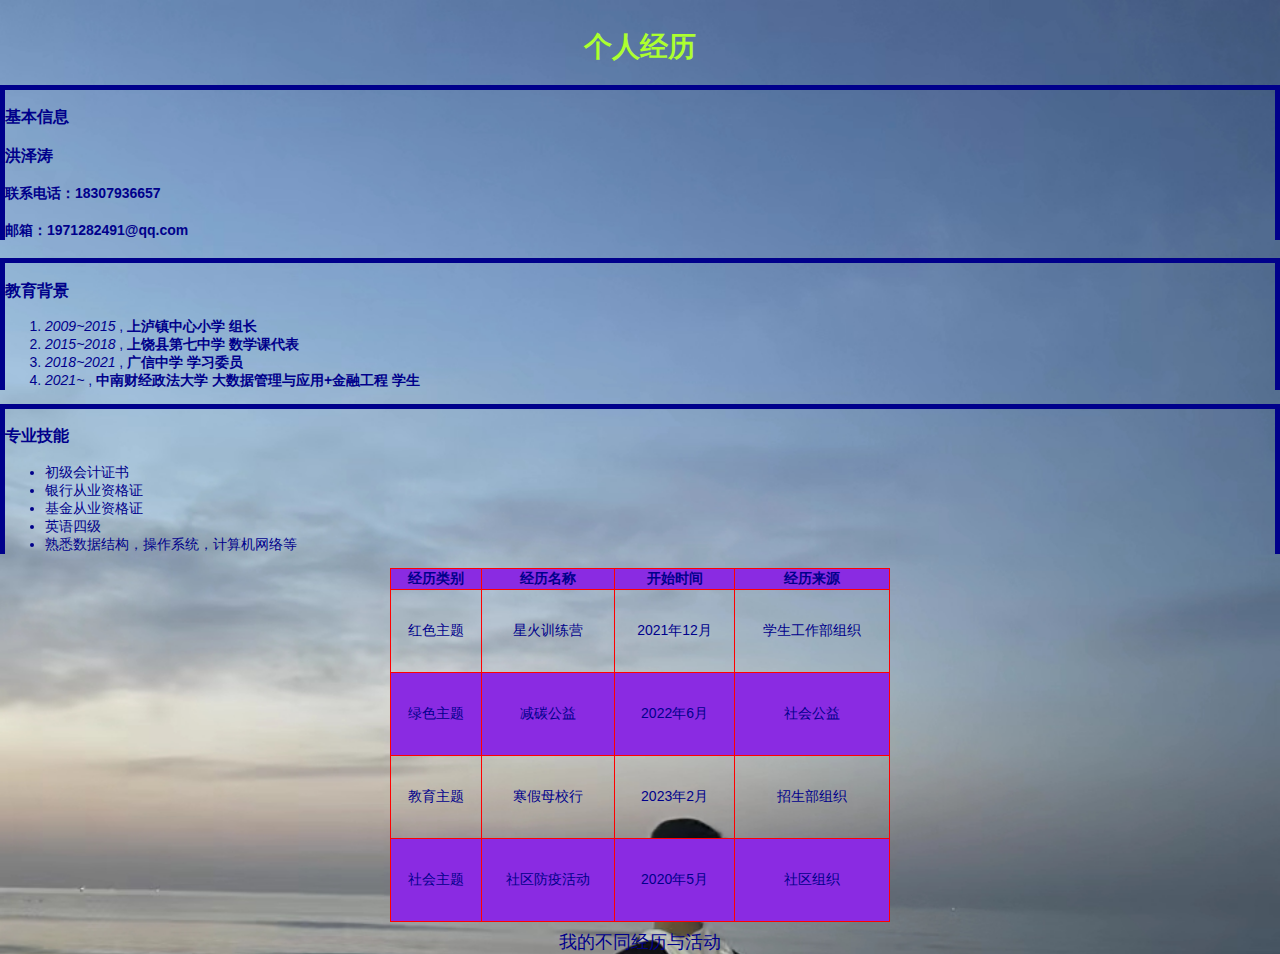
<file: experiences.html>
<!DOCTYPE html>
<html lang="en">
<head>
    <meta charset="UTF-8">
    <title>HZT's Experiences</title>
    <link href="index.css" rel="stylesheet">
</head>
<body class="bg1">
<h1>个人经历</h1>
<div style=" border: 5px solid;border-bottom: none;">

<h3>基本信息</h3>  <h3>洪泽涛</h3>

            <h4>联系电话：18307936657</h4>
            <h4>邮箱：1971282491@qq.com</h4>
</div>

<div style=" border: 5px solid;border-bottom: none;">
<h3>教育背景</h3>
 <ol> <!--利用span元素对同一行前后不同字符段利用不同的样式 -->
  <li><span class="time">2009~2015 </span>, <span class="position">上泸镇中心小学  组长</span></li>
  <li><span class="time">2015~2018 </span>, <span class="position">上饶县第七中学  数学课代表</span></li>
  <li><span class="time">2018~2021 </span>, <span class="position">广信中学 学习委员</span></li>
  <li><span class="time">2021~  </span>, <span class="position">中南财经政法大学  大数据管理与应用+金融工程  学生</span></li>

</ol>
</div>
<div style=" border: 5px solid;border-bottom: none;">
<h3>专业技能</h3>
<ul>
    <li>初级会计证书</li>
    <li>银行从业资格证</li>
    <li>基金从业资格证</li>
    <li>英语四级</li>
    <li>熟悉数据结构，操作系统，计算机网络等</li>

</ul>
</div>
<table>
    <caption>
      我的不同经历与活动
    </caption>
      <tr>
        <th>经历类别</th>
        <th>经历名称</th>
        <th>开始时间</th>
        <th>经历来源</th>
      </tr>
      <tr>
        <td>红色主题</td>
        <td>星火训练营</td>
        <td>2021年12月</td>
        <td>学生工作部组织</td>
      </tr>
      <tr>
        <td>绿色主题</td>
        <td>减碳公益</td>
        <td>2022年6月</td>
        <td>社会公益</td>
      </tr>
      <tr>
        <td>教育主题</td>
        <td>寒假母校行</td>
        <td>2023年2月</td>
        <td>招生部组织</td>
      </tr>
      <tr>
        <td>社会主题</td>
        <td>社区防疫活动</td>
        <td>2020年5月</td>
        <td>社区组织</td>
      </tr>
    </table>


</body>
</html>
</file>
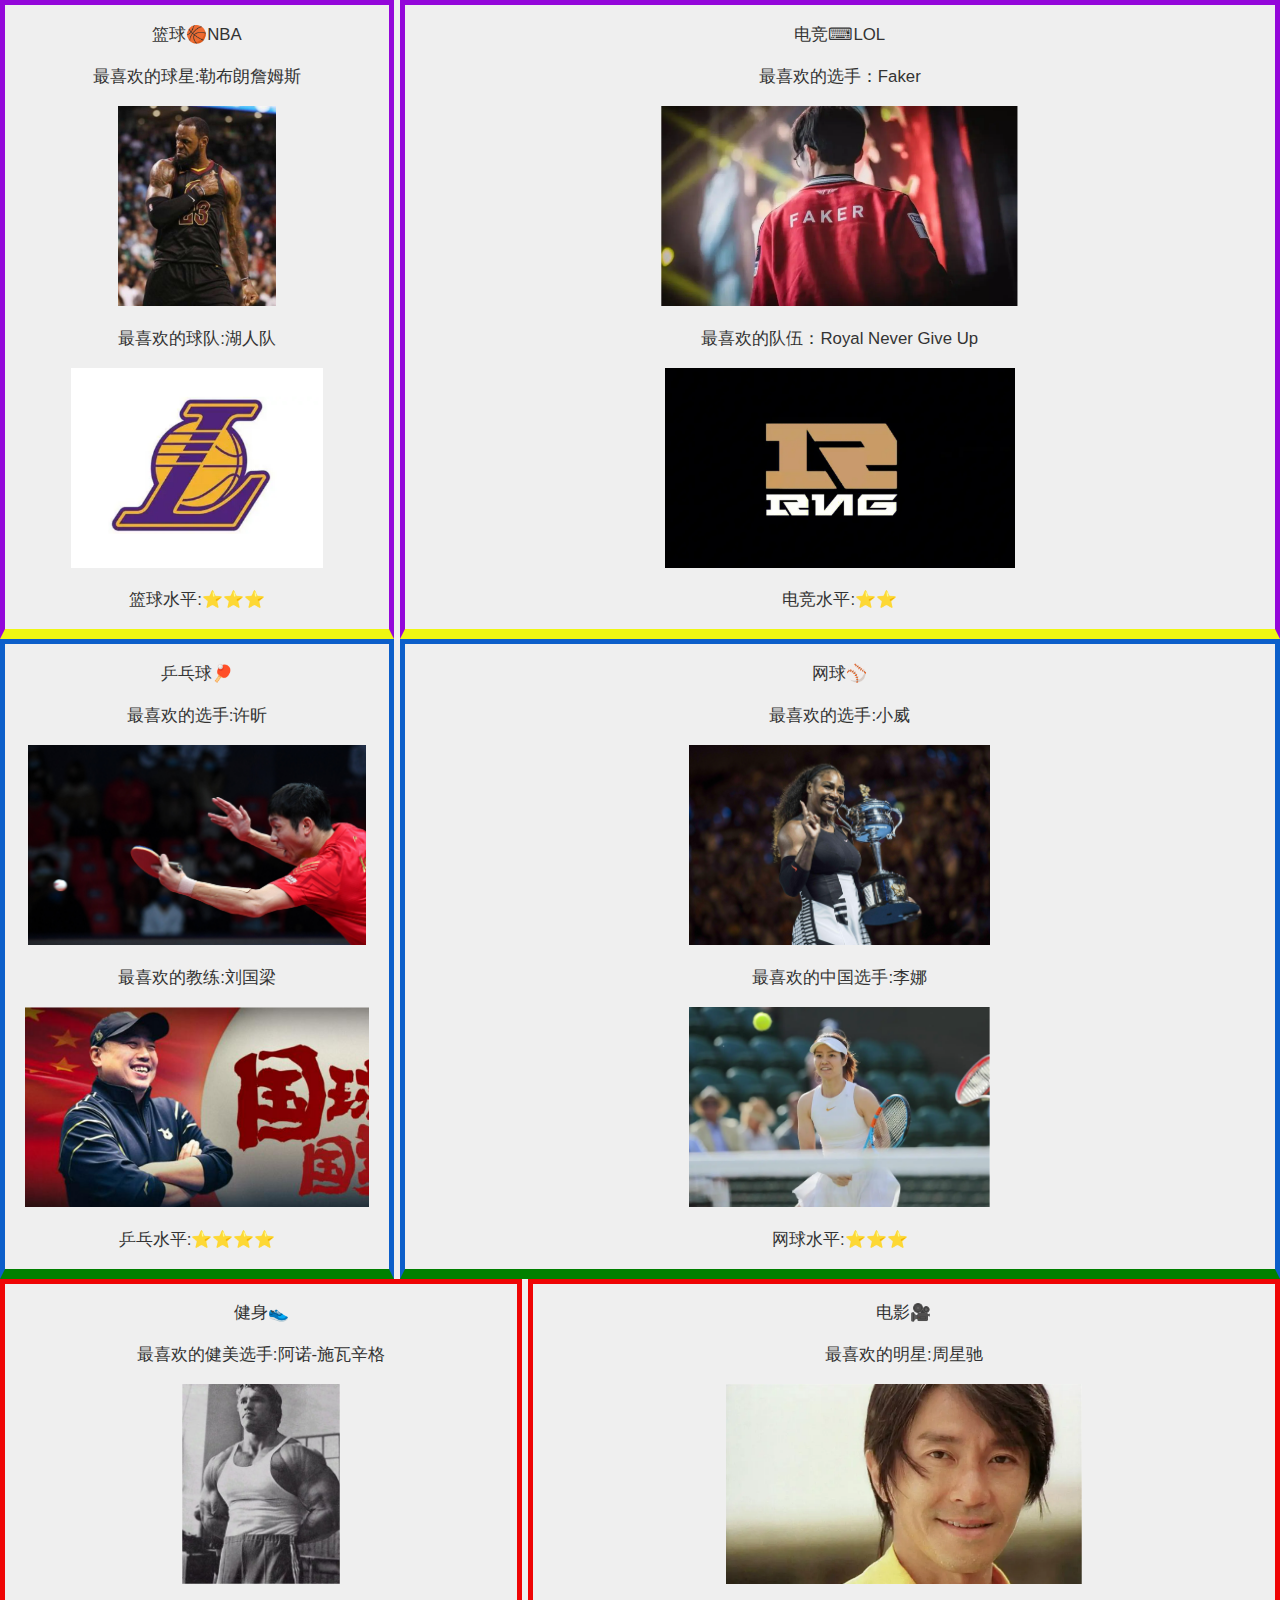
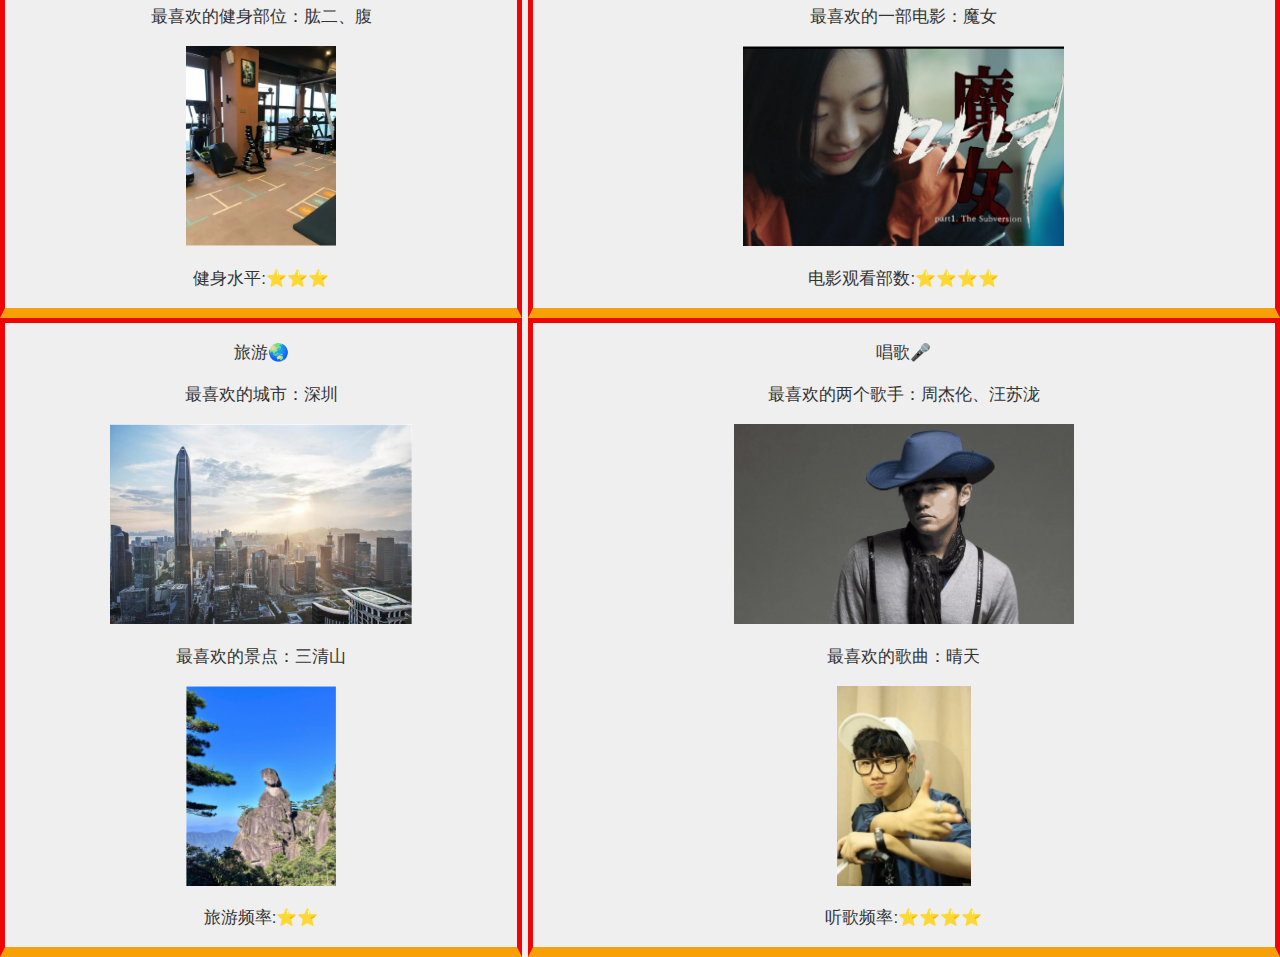
<file: hobbies.html>
<!DOCTYPE html>
<html lang="en">
<head>
    <meta charset="UTF-8">
    <meta http-equiv="X-UA-Compatible" content="IE=edge">
    <meta name="viewport" content="width=device-width, initial-scale=1.0">
    <title>HZT's Hobbies</title>
    <link href="index.css" rel="stylesheet">  
</head>
<body>
    <div id="left_top"> <p>篮球🏀NBA</p>
     <p>最喜欢的球星:勒布朗詹姆斯</p> <img src="./images/james.jfif" style="height: 200px;" alt="">
     <p>最喜欢的球队:湖人队</p><img src="./images/lakers.png" style="height: 200px;" alt="">
    <p>篮球水平:⭐⭐⭐ </p>
    </div>
     <div id="right_top"> <p>电竞⌨LOL</p>
     <p>最喜欢的选手：Faker</p> <img src="./images/faker.png" style="height: 200px;" alt="">
    <p>最喜欢的队伍：Royal Never Give Up</p> <img src="./images/rng.png" style="height: 200px;" alt="">
     <p>电竞水平:⭐⭐</p>
    </div>
    <div id="left_middle1"> <p>乒乓球🏓</p> 
    <p>最喜欢的选手:许昕</p> <img src="./images/xuxin.png" style="height: 200px;" alt="">
    <p>最喜欢的教练:刘国梁</p> <img src="./images/liuguoliang.png" style="height: 200px;" alt="">
     <p>乒乓水平:⭐⭐⭐⭐</p>
    </div>
    <div id="right_middle1"><p>网球⚾</p>
    <p>最喜欢的选手:小威</p> <img src="./images/xiaowei.png" style="height: 200px;" alt="">
    <p>最喜欢的中国选手:李娜</p> <img src="./images/lina.png" style="height: 200px;" alt="">
     <p>网球水平:⭐⭐⭐</p>
    </div>
    <div id="left_middle2"><p>健身👟</p>
    <p>最喜欢的健美选手:阿诺-施瓦辛格</p> <img src="./images/arnold.png" style="height: 200px;" alt="">
    <p>最喜欢的健身部位：肱二、腹</p> <img src="./images/jians.png" style="height: 200px;" alt="">
     <p>健身水平:⭐⭐⭐</p>
    </div>
    <div id="right_middle2"> <p>电影🎥</p>
    <p>最喜欢的明星:周星驰</p> <img src="./images/zhouxingc.png" style="height: 200px;" alt="">
    <p>最喜欢的一部电影：魔女</p> <img src="./images/monv.png" style="height: 200px;" alt="">
     <p>电影观看部数:⭐⭐⭐⭐</p>
    </div>
    <div id="left_bottom"><p>旅游🌏</p>
    <p>最喜欢的城市：深圳</p> <img src="./images/shenzhen.png" style="height: 200px;" alt="">
    <p>最喜欢的景点：三清山</p> <img src="./images/sanqinshan.png" style="height: 200px;" alt="">
     <p>旅游频率:⭐⭐</p>
    </div>
    <div id="right_bottom"> <p>唱歌🎤</p>
    <p>最喜欢的两个歌手：周杰伦、汪苏泷</p> <img src="./images/zhoujiel.png" style="height: 200px;" alt="">
    <p>最喜欢的歌曲：晴天</p>  <img src="./images/wangsul.png" style="height: 200px;" alt="">
     <p>听歌频率:⭐⭐⭐⭐</p>
    </div>
</body>
</html>
</file>
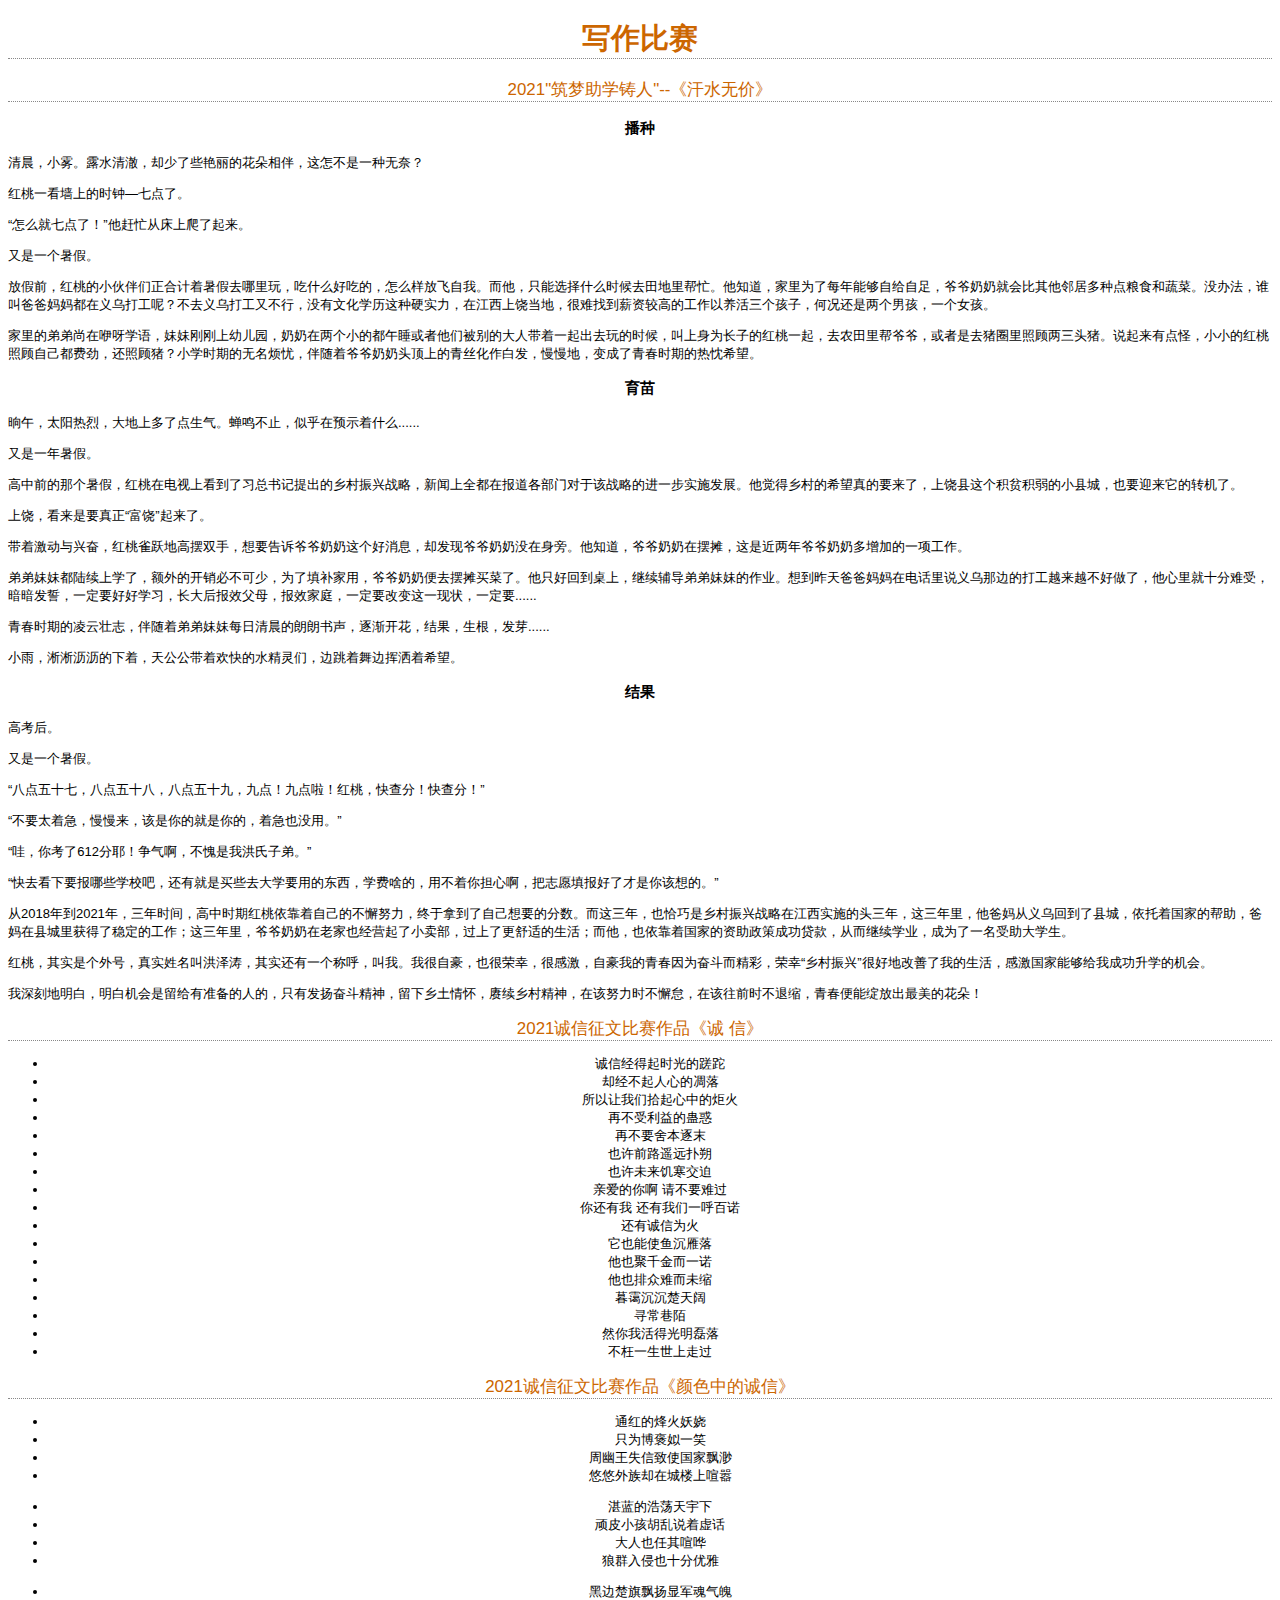
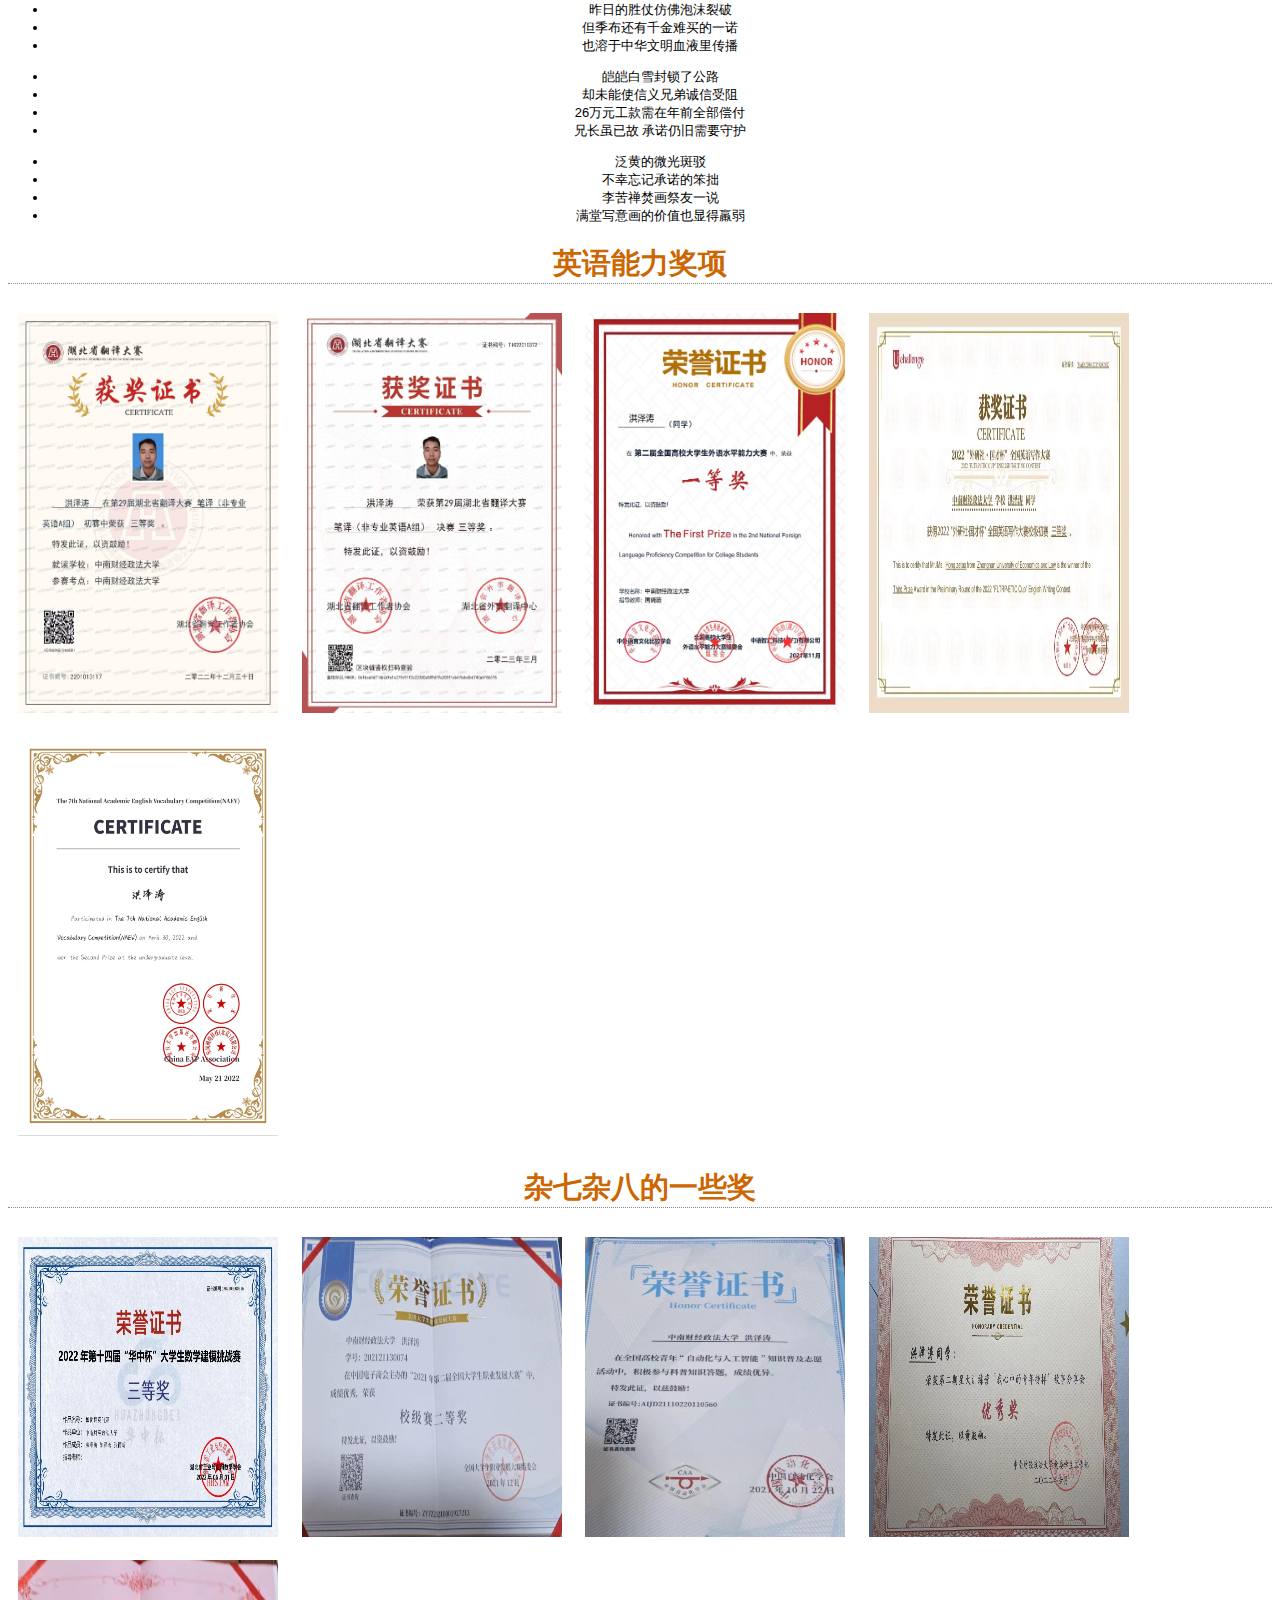
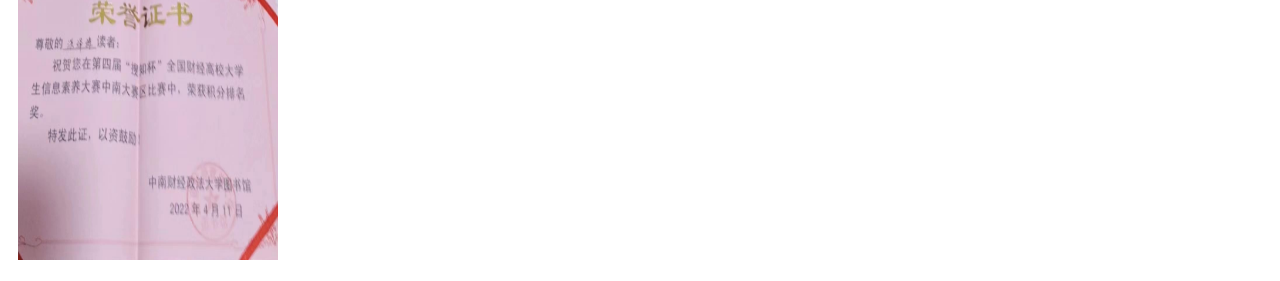
<file: prizes.html>
<!DOCTYPE html>
<html lang="en">
<head>
    <meta charset="UTF-8">
    <meta http-equiv="X-UA-Compatible" content="IE=edge">
    <meta name="viewport" content="width=device-width, initial-scale=1.0">
    <title>HZT's prizes</title>
    <link href="index2.css" rel="stylesheet">
</head>
<body>
    <h1>写作比赛</h1>
    <h2>2021"筑梦助学铸人"--《汗水无价》</h2>
    <h3>播种</h3>
    <p>
    <p>清晨，小雾。露水清澈，却少了些艳丽的花朵相伴，这怎不是一种无奈？</p>
    <p>红桃一看墙上的时钟—七点了。</p>
    <p>“怎么就七点了！”他赶忙从床上爬了起来。</p>
    <p>又是一个暑假。</p>
    <p>放假前，红桃的小伙伴们正合计着暑假去哪里玩，吃什么好吃的，怎么样放飞自我。而他，只能选择什么时候去田地里帮忙。他知道，家里为了每年能够自给自足，爷爷奶奶就会比其他邻居多种点粮食和蔬菜。没办法，谁叫爸爸妈妈都在义乌打工呢？不去义乌打工又不行，没有文化学历这种硬实力，在江西上饶当地，很难找到薪资较高的工作以养活三个孩子，何况还是两个男孩，一个女孩。</p>    
    <p>家里的弟弟尚在咿呀学语，妹妹刚刚上幼儿园，奶奶在两个小的都午睡或者他们被别的大人带着一起出去玩的时候，叫上身为长子的红桃一起，去农田里帮爷爷，或者是去猪圈里照顾两三头猪。说起来有点怪，小小的红桃照顾自己都费劲，还照顾猪？小学时期的无名烦忧，伴随着爷爷奶奶头顶上的青丝化作白发，慢慢地，变成了青春时期的热忱希望。</p>
    <h3>育苗</h3>
    <p>晌午，太阳热烈，大地上多了点生气。蝉鸣不止，似乎在预示着什么......</p>
    <p>又是一年暑假。</p>
    <p>高中前的那个暑假，红桃在电视上看到了习总书记提出的乡村振兴战略，新闻上全都在报道各部门对于该战略的进一步实施发展。他觉得乡村的希望真的要来了，上饶县这个积贫积弱的小县城，也要迎来它的转机了。</p>
    <p>上饶，看来是要真正“富饶”起来了。</p>
    <p>带着激动与兴奋，红桃雀跃地高摆双手，想要告诉爷爷奶奶这个好消息，却发现爷爷奶奶没在身旁。他知道，爷爷奶奶在摆摊，这是近两年爷爷奶奶多增加的一项工作。</p>
    弟弟妹妹都陆续上学了，额外的开销必不可少，为了填补家用，爷爷奶奶便去摆摊买菜了。他只好回到桌上，继续辅导弟弟妹妹的作业。想到昨天爸爸妈妈在电话里说义乌那边的打工越来越不好做了，他心里就十分难受，暗暗发誓，一定要好好学习，长大后报效父母，报效家庭，一定要改变这一现状，一定要......
    <p>青春时期的凌云壮志，伴随着弟弟妹妹每日清晨的朗朗书声，逐渐开花，结果，生根，发芽......</p>
    <p>小雨，淅淅沥沥的下着，天公公带着欢快的水精灵们，边跳着舞边挥洒着希望。</p>
    <h3>结果</h3>
    <p>高考后。</p>
    <p>又是一个暑假。</p>
    <p>“八点五十七，八点五十八，八点五十九，九点！九点啦！红桃，快查分！快查分！”</p>
    <p>“不要太着急，慢慢来，该是你的就是你的，着急也没用。”</p>
    <p>“哇，你考了612分耶！争气啊，不愧是我洪氏子弟。”</p>
    <p>“快去看下要报哪些学校吧，还有就是买些去大学要用的东西，学费啥的，用不着你担心啊，把志愿填报好了才是你该想的。”</p>
    <p> 从2018年到2021年，三年时间，高中时期红桃依靠着自己的不懈努力，终于拿到了自己想要的分数。而这三年，也恰巧是乡村振兴战略在江西实施的头三年，这三年里，他爸妈从义乌回到了县城，依托着国家的帮助，爸妈在县城里获得了稳定的工作；这三年里，爷爷奶奶在老家也经营起了小卖部，过上了更舒适的生活；而他，也依靠着国家的资助政策成功贷款，从而继续学业，成为了一名受助大学生。</p>
    <p>红桃，其实是个外号，真实姓名叫洪泽涛，其实还有一个称呼，叫我。我很自豪，也很荣幸，很感激，自豪我的青春因为奋斗而精彩，荣幸“乡村振兴”很好地改善了我的生活，感激国家能够给我成功升学的机会。</p>     
    <p>我深刻地明白，明白机会是留给有准备的人的，只有发扬奋斗精神，留下乡土情怀，赓续乡村精神，在该努力时不懈怠，在该往前时不退缩，青春便能绽放出最美的花朵！</p>     </p>
    <h2>2021诚信征文比赛作品《诚 信》</h2>	
     <ul style="text-align: center;font-size: 1em;"><!--利用ul、li元素表示出诗句 -->
            <li>诚信经得起时光的蹉跎</li>
            <li>却经不起人心的凋落</li>
            <li>所以让我们拾起心中的炬火</li>
            <li>再不受利益的蛊惑</li>
            <li>再不要舍本逐末</li>
            <li>也许前路遥远扑朔</li>
            <li>也许未来饥寒交迫</li>
            <li>亲爱的你啊 请不要难过</li>
            <li>你还有我 还有我们一呼百诺</li>
            <li>还有诚信为火</li>
            <li>它也能使鱼沉雁落</li>
            <li>他也聚千金而一诺</li>
            <li>他也排众难而未缩</li>
            <li>暮霭沉沉楚天阔</li>
            <li>寻常巷陌</li>
            <li>然你我活得光明磊落</li>
            <li>不枉一生世上走过</li>
        </ul>		
    <h2>2021诚信征文比赛作品《颜色中的诚信》</h2>
         <ul style="text-align: center;font-size: 1em;"><!--利用li、p元素使得既能表示段落，也能有诗句的表示 -->
        <p><li>通红的烽火妖娆</li>
            <li>只为博褒姒一笑</li>
            <li>周幽王失信致使国家飘渺</li>
            <li>悠悠外族却在城楼上喧嚣</li></p>
            <p><li>湛蓝的浩荡天宇下</li>
                <li>顽皮小孩胡乱说着虚话</li>
                <li>大人也任其喧哗</li>
                <li>狼群入侵也十分优雅</li></p>
                <p><li>黑边楚旗飘扬显军魂气魄</li>
                    <li>昨日的胜仗仿佛泡沫裂破</li>
                    <li>但季布还有千金难买的一诺</li>
                    <li>也溶于中华文明血液里传播</li></p>
                    <p><li>皑皑白雪封锁了公路</li>
                        <li>却未能使信义兄弟诚信受阻</li>
                        <li>26万元工款需在年前全部偿付</li>
                        <li>兄长虽已故 承诺仍旧需要守护</li></p>
                        <p><li>泛黄的微光斑驳</li>
                            <li>不幸忘记承诺的笨拙</li>
                            <li>李苦禅焚画祭友一说</li>
                            <li>满堂写意画的价值也显得羸弱</li></p>
        </ul>
     <h1>英语能力奖项</h1><!--260px为1300/5，通过页面的检查选项表示得出 -->
   <div> <img src="images/english1.jpg" height="400px" width="260px" alt="湖北省翻译大赛">
    <img src="images/english2.jpg"  height="400px" width="260px" alt="">
    <img src="images/english3.jpg" height="400px" width="260px" alt="">
    <img src="images/english4.jpg" height="400px" width="260px" alt="">
    <img src="images/english5.jpg" height="400px" width="260px" alt=""></div>
    <h1>杂七杂八的一些奖</h1>
    <img src="images/j1.jpg" height="300px" width="260px" alt="">
    <img src="images/j2.jpg" height="300px" width="260px"alt="">
    <img src="images/j3.jpg" height="300px" width="260px"alt="">
    <img src="images/j4.jpg" height="300px" width="260px"alt="">
    <img src="images/j5.jpg" height="300px" width="260px"alt="">
</body>                          
</html>
</file>
<file: index.css>
body {			
    background-color: #efefef; /* 设置网页背景颜色为浅灰色 */			
    font-family: Arial, sans-serif; /* 设置字体为Arial或类似字体 */			
    color: #333; /* 设置网页文字颜色为深灰色 */		}		
h1 {			
    font-size: 2em; /* 设置标题字体大小为2em */			
    text-align: center; /* 居中对齐 */			
    margin-top: 1em; /* 上边距为1em */
    text-decoration: solid;		}		
p {			
    font-size: 1.2em; /* 设置段落字体大小为1.2em */			
    line-height: 1.5; /* 设置行高为1.5倍字体大小 */			
    margin: 1em 0; /* 上下边距为1em，左右边距为0 */		}	
p1{
    font-size: 1em;
    line-height: 0.5;
    margin:1em 1em 2em 2em;
}	
a {		
    color: #333; /* 设置链接文字颜色为深灰色 */			
    text-decoration: none; /* 取消下划线 */		}		
a:hover {		
    text-decoration: underline; /* 鼠标悬停时添加下划线 */		}	
.header img{ max-width: 300px;  /* 设置最大宽度与高度 */
        max-height: 200px;       /* 下面类似操作不再赘述，只对关键处添加注释 */
        padding:10px;
        background: no-repeat; }
html {
        margin: 0px 0px 0px 0px; padding:0; font-family:"Microsoft YaHei",微软雅黑; color:#666666; font-size:14px;
    }    
    body{ margin:0; padding:0; }
    a{text-decoration:none;}
   
    .nev{ width:1200px; /* 设置导航区背景颜色与大小宽度 */
        height:40px; 
        margin-top: 120px auto; 
        background-color:#522917;
        margin-left: 139px;
     }
    .nev ul li{ float:left;  
        line-height:40px; 
        margin-left:180px;  
        list-style:none;  } /* 简写属性、无标记 */
    .nev ul li a{text-decoration:none; 
        color:#FFF; }
    .nev ul li a:hover{color:#CCC;} 
    .banner{width:1200px; height:470px; margin:0 auto;}
    .banner img{ width:1200px; height:470px;} /* 设置teance区的大小颜色属性，边框的属性等 */
    .teance{width:1200px; height:860px; margin:0 auto; background-color:#802916;}
    .teance .nie{ width:1100px; height:373px; margin:0 auto; padding:20px; }
    .teance .nie ul li{ float:left; width:335px; height:355px; margin-left:15px; list-style:none; }
    .teance .nie ul li img{width:180px; height:300px; margin-left:78px; }
    .teance .nie ul li p{ text-align:center; color:#FFF;}
    .teance .texe .left{ width:550px; height:422px;  border-right:10px #960 solid; float:left}
    .teance .texe .left img{ width:550px; height:350px;}
    .teance .texe{ width:1100px; height:420px; margin:0 auto; border:10px #960 solid; }
    .teance .texe h3{padding:5px; color:#CCC;}
    .teance .texe p{ padding:3px; color:#CCC; font-size:6px;}
    .teance .texe .right{ width:510px; height:400px; float:right;}
    .teance .texe .right img{width:500px; height:350px;}
    .teance .texe  .pian{ width:500px; height:280px; margin-right:12px; }
    .bottom{ width:1200px; height:20px; background-color:#522917; margin:0 auto;}/* 设置下方页脚区属性 */
    .bottom p{ text-align:center; line-height:20px; font-size:12px; color:#999;}
     
    #left_top {
        width: 30%; /*left_top区的宽为main区的宽的30%*/
        float: left; /*设置浮动*/
        height: 50%;
        border: 5px solid rgb(148, 7, 218);
        border-bottom:10px solid rgb(239, 247, 17);
        text-align: center;
    }
    
    
    #right_top {
        width: 68%;
        float: right ;
        height: 50%;
        border: 5px solid rgb(148, 7, 218);
        border-bottom:10px solid rgb(239, 247, 17);
        text-align: center;
    }
    #left_middle1 {
        width: 30%; /*left_top区的宽为main区的宽的30%*/
        float: left; /*设置浮动*/
        height: 50%;
        border: 5px solid rgb(13, 95, 202);
        border-bottom:10px solid green;
        text-align: center;
    }
    
    
    #right_middle1 {
        width: 68%;
        float: right ;
        height: 50%;
        border: 5px solid rgb(13, 95, 202);
        border-bottom:10px solid green;
        text-align: center;
    }
    #left_middle2 {
        width: 40%;
        float: left;
        height: 50%;
        border: 5px solid rgb(239, 5, 5);
        border-bottom:10px solid rgb(248, 160, 8);
        text-align: center;
    }
    #right_middle2 {
        width: 58%;
        float: right;
        height: 50%;
        border: 5px solid rgb(239, 5, 5);
        border-bottom:10px solid rgb(248, 160, 8);
        text-align: center;
    }
    
    #left_bottom {
        width: 40%;
        float: left;
        height: 50%;
        border: 5px solid rgb(239, 5, 5);
        border-bottom:10px solid rgb(248, 160, 8);
        text-align: center;
    }
    #right_bottom {
        width: 58%;
        float: right;
        height: 50%;
        border: 5px solid rgb(239, 5, 5);
        border-bottom:10px solid rgb(248, 160, 8);
        text-align: center;
    }
    .zhuyepic{
        max-width: 100px;
        max-height: 200px;
    }
    .bg1{
        background-image: url("./images/zhuyepic.jpg"); 
        min-height: 100%;
        background-size : cover; 
        background-attachment: fixed;
        background-repeat:no-repeat; 
        font-family: 'Gill Sans', 'Gill Sans MT', Calibri, 'Trebuchet MS', sans-serif;
        color: darkblue;
    }
    .time{
        font-style: italic;
    }
    .position{
        font-weight: bold;
    }
    h1{
        color: greenyellow;
        text-align: center;
    }
    
caption {
    font-size:large ;
    padding-top:8px;
  }
  
  table{
    width: 500px;
    /* 设置表格居中 */
    margin: 0 auto;
    /*设置单线边框 以下两种方法必须设置在table样式里 */
    border:           thin solid black;
    caption-side:     bottom;
    border-collapse:collapse;
  }
  tr,td,th{
     /*设置边框线  border：边框线大小 边框线样式 边框线的颜色 */
    border: 1px solid red;
  }
  td{
    height: 80px;
  /* 设置文本水平居中效果 */
    text-align: center;
  /* 设置文本垂直居中效果 */
    vertical-align:middle;
  }
  /*设置隔行变色 tr:nth-child(even)*/
  tr:nth-child(2n+1){
    background-color: blueviolet;
  }
  /* 鼠标移入到tr以后，改变颜色*/
  tr:hover{
    background-color: red;
  }
</file>
<file: index2.css>
body {
	font-family:Verdana,Geneva,Arial,sans-serif;
	font-size:small;
	/* 可以继承 */

}
h1,h2 {
	color:#cc6600;
	/* color同时控制文本和边框颜色 */
	border-bottom:thin dotted #888888;
    text-align: center; /* 居中对齐 */	
}
h1 {
	font-size:220%;
	/* 相对值，相对父元素，body */
}
h2 {
	font-size:130%;
	font-weight:normal;
	/* 默认加粗，若须去除加粗效果，用normal */
}
h3{
    text-align: center; /* 居中对齐 */ 
}
img{
    max-width: 300px; 
    padding:10px;
    background: no-repeat;
}
</file>
